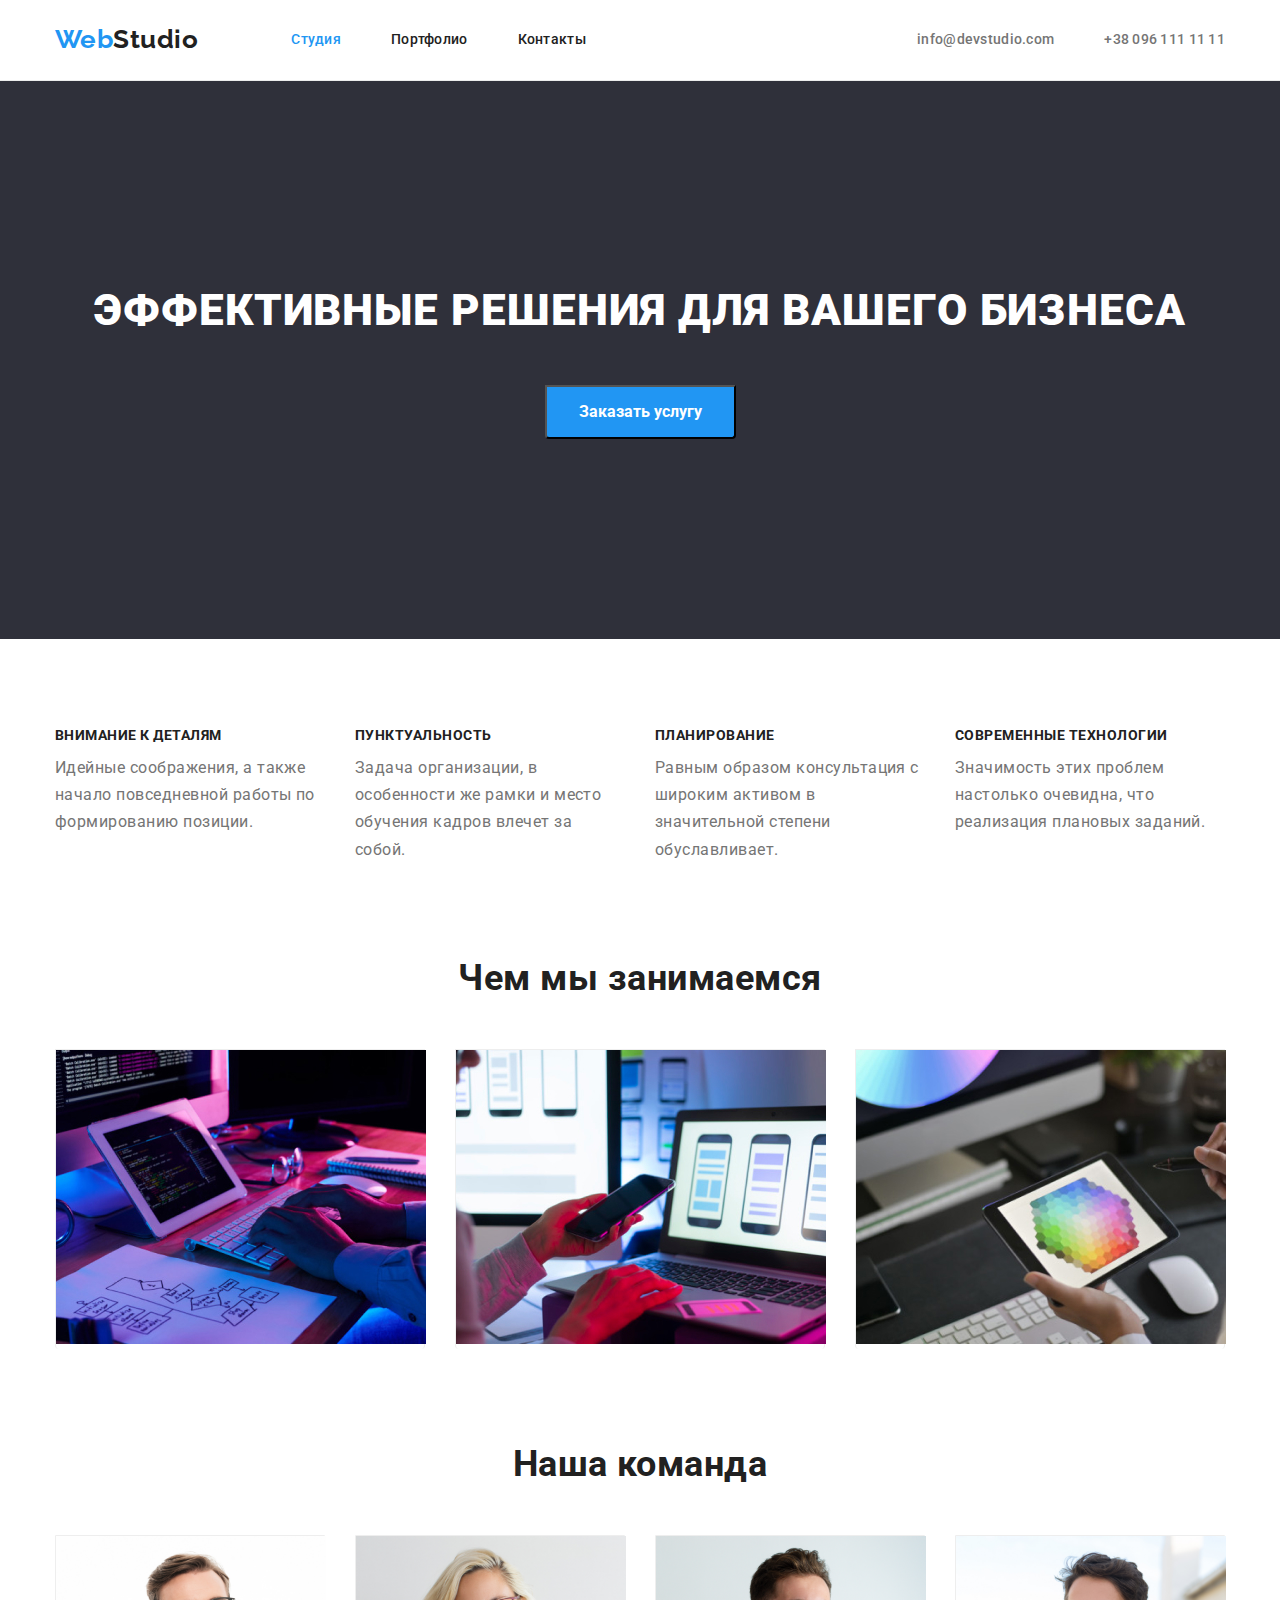
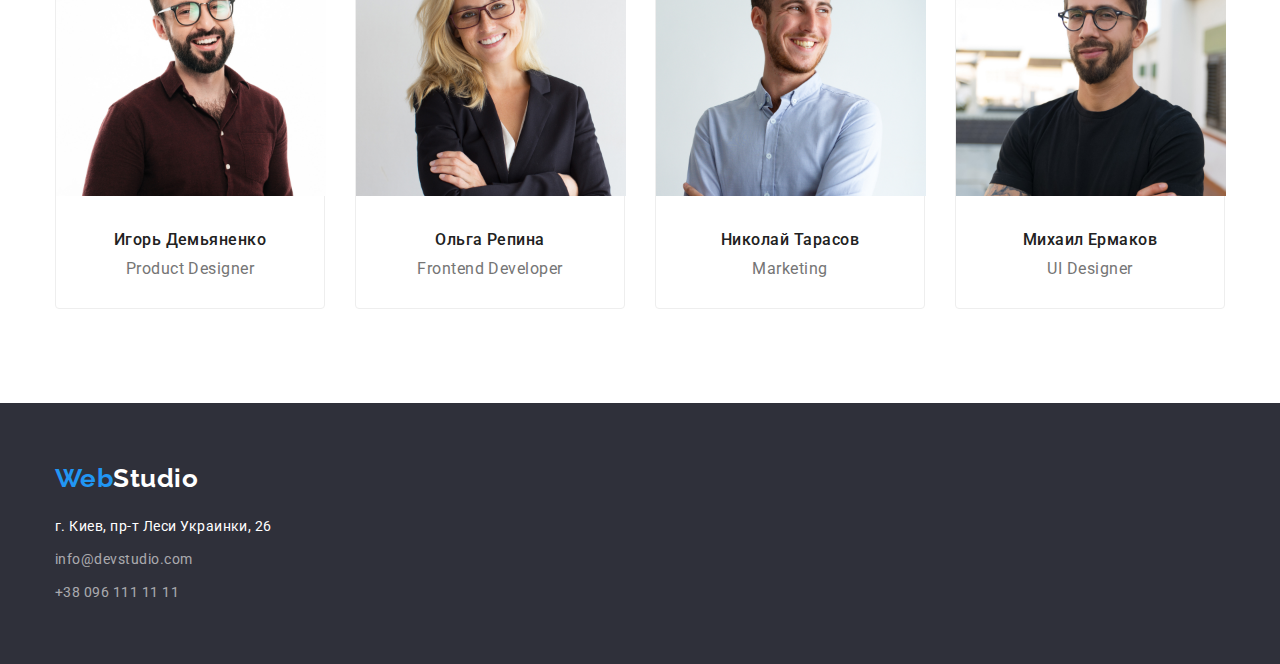
<file: index.html>
<!DOCTYPE html>
<html lang="ru">

<head>
    <meta charset="UTF-8">
    <meta name="viewport" content="width=device-width, initial-scale=1.0">
    <title>Документ</title>

    <link rel="stylesheet" href="https://cdnjs.cloudflare.com/ajax/libs/modern-normalize/1.0.0/modern-normalize.min.css
">
    <link rel="preconnect" href="https://fonts.gstatic.com">
    <link href="https://fonts.googleapis.com/css2?family=Raleway:wght@700&family=Roboto:wght@400;500;700;900&display=swap"
        rel="stylesheet">
    <link rel="stylesheet" href="./css/styles.css">


</head>

<body>
    <header class="page-header"> 
        <div class="container">
        <nav class="main-nav">
            <a href="" class="logo-secondary"><span class="logo-primary">Web</span>Studio</a>

            <ul class="site-nav list">
                <li class="item"><a href="./index.html" class="link current">Студия</a></li>
                <li class="item"><a href="./portfolio.html" class="link">Портфолио</a></li>
                <li class="item"><a href="" class="link">Контакты</a></li>
            </ul>
        </nav>
        
        <ul class="site-auth list">
            <li class="item"><a href="mailto:info@devstudio.com" class="link">info@devstudio.com</a></li>
            <li class="item"><a href="tel:380961111111" class="link">+38 096 111 11 11</a></li>
        </ul>
        </div>
    </header>


    <main>      
            <section class="hero">
            <div class="container">
                <h1 class="hero-title">Эффективные решения для вашего бизнеса</h1>
                <button type="button" class="button primary">Заказать услугу</button>
            </div>
            </section>
        
            <section class="work-section">
            <div class="container">
                <ul class="work">
                    <li class="work-item">
                        <h3 class="work-title">Внимание к деталям</h3>
                        <p class="work-description">Идейные соображения, а также начало повседневной работы по формированию позиции.
                        </p>
                    </li>
                    <li class="work-item">
                        <h3 class="work-title">Пунктуальность</h3>
                        <p class="work-description">Задача организации, в особенности же рамки и место обучения кадров влечет за
                            собой.</p>
                    </li>
                    <li class="work-item">
                        <h3 class="work-title">Планирование</h3>
                        <p class="work-description">Равным образом консультация с широким активом в значительной степени
                            обуславливает.</p>
                    </li>
                    <li class="work-item">
                        <h3 class="work-title">Современные технологии</h3>
                        <p class="work-description">Значимость этих проблем настолько очевидна, что реализация плановых заданий.</p>
                    </li>
                </ul>
                </div>
            </section>
            
        <section class="section-example">
        <div class="container">
                <h2 class="section-title">Чем мы занимаемся</h2>
                <ul class="work-orientation">
                    <li class="section-photo">
                        <img src="./images/img1.jpg" alt="Пример работы" width="370">
                    </li>
                    <li class="section-photo">
                        <img src="./images/img2.jpg" alt="Пример работы 2" width="370">
                    </li>
                    <li class="section-photo">
                        <img src="./images/img3.jpg" alt="Пример работы 3" width="370">
                    </li>
                </ul>
                </div>
            </section>

            <section class="section-comanda">
                <div class="container">
                <h2 class="section-title">Наша команда</h2>
                <ul class="comanda">
                    <li class="section-photos">
                        <img src="./images/img4.jpg" alt="Фото Игоря" width="270">
                        <div class=name-job>
                        <h3 class="name">Игорь Демьяненко</h3>
                        <p class="job">Product Designer </p>
                        </div>
                    </li>
                    <li class="section-photos">
                        <img src="./images/img5.jpg" alt="Фото Ольги" width="270">
                        <div class=name-job>
                        <h3 class="name"> Ольга Репина </h3>
                        <p class="job"> Frontend Developer </p>
                        </div>
                    </li>
                    <li class="section-photos">
                        <img src="./images/img6.jpg" alt="Фото Николая" width="270">
                        <div class=name-job>
                        <h3 class="name">Николай Тарасов</h3>
                        <p class="job"> Marketing</p>
                        </div>
                    </li>
                    <li class="section-photos">
                        <img src="./images/img7.jpg" alt="Фото Михаила" width="270">
                        <div class=name-job>
                        <h3 class="name">Михаил Ермаков</h3>
                        <p class="job">UI Designer</p>
                        </div>
                    </li>
                </ul>
                </div>
            </section>
       
    </main>

    
    
    <footer class="footer-portfolio">

        <div class="container">
        
        <a href="" class="logo-sec"><span class="logo-primary">Web</span>Studio</a>
       

        <address class="address">г. Киев, пр-т Леси Украинки, 26</address>
        <ul class="footer-address">
            <li class="item-fotter"><a href="mailto:info@devstudio.com" class="address-footer">info@devstudio.com</a></li>
            <li class="item-fotter"><a href="tel:380961111111" class="address-footer">+38 096 111 11 11</a></li>
        </ul>
    </div>

    </footer>
    
</body>

</html>
</file>
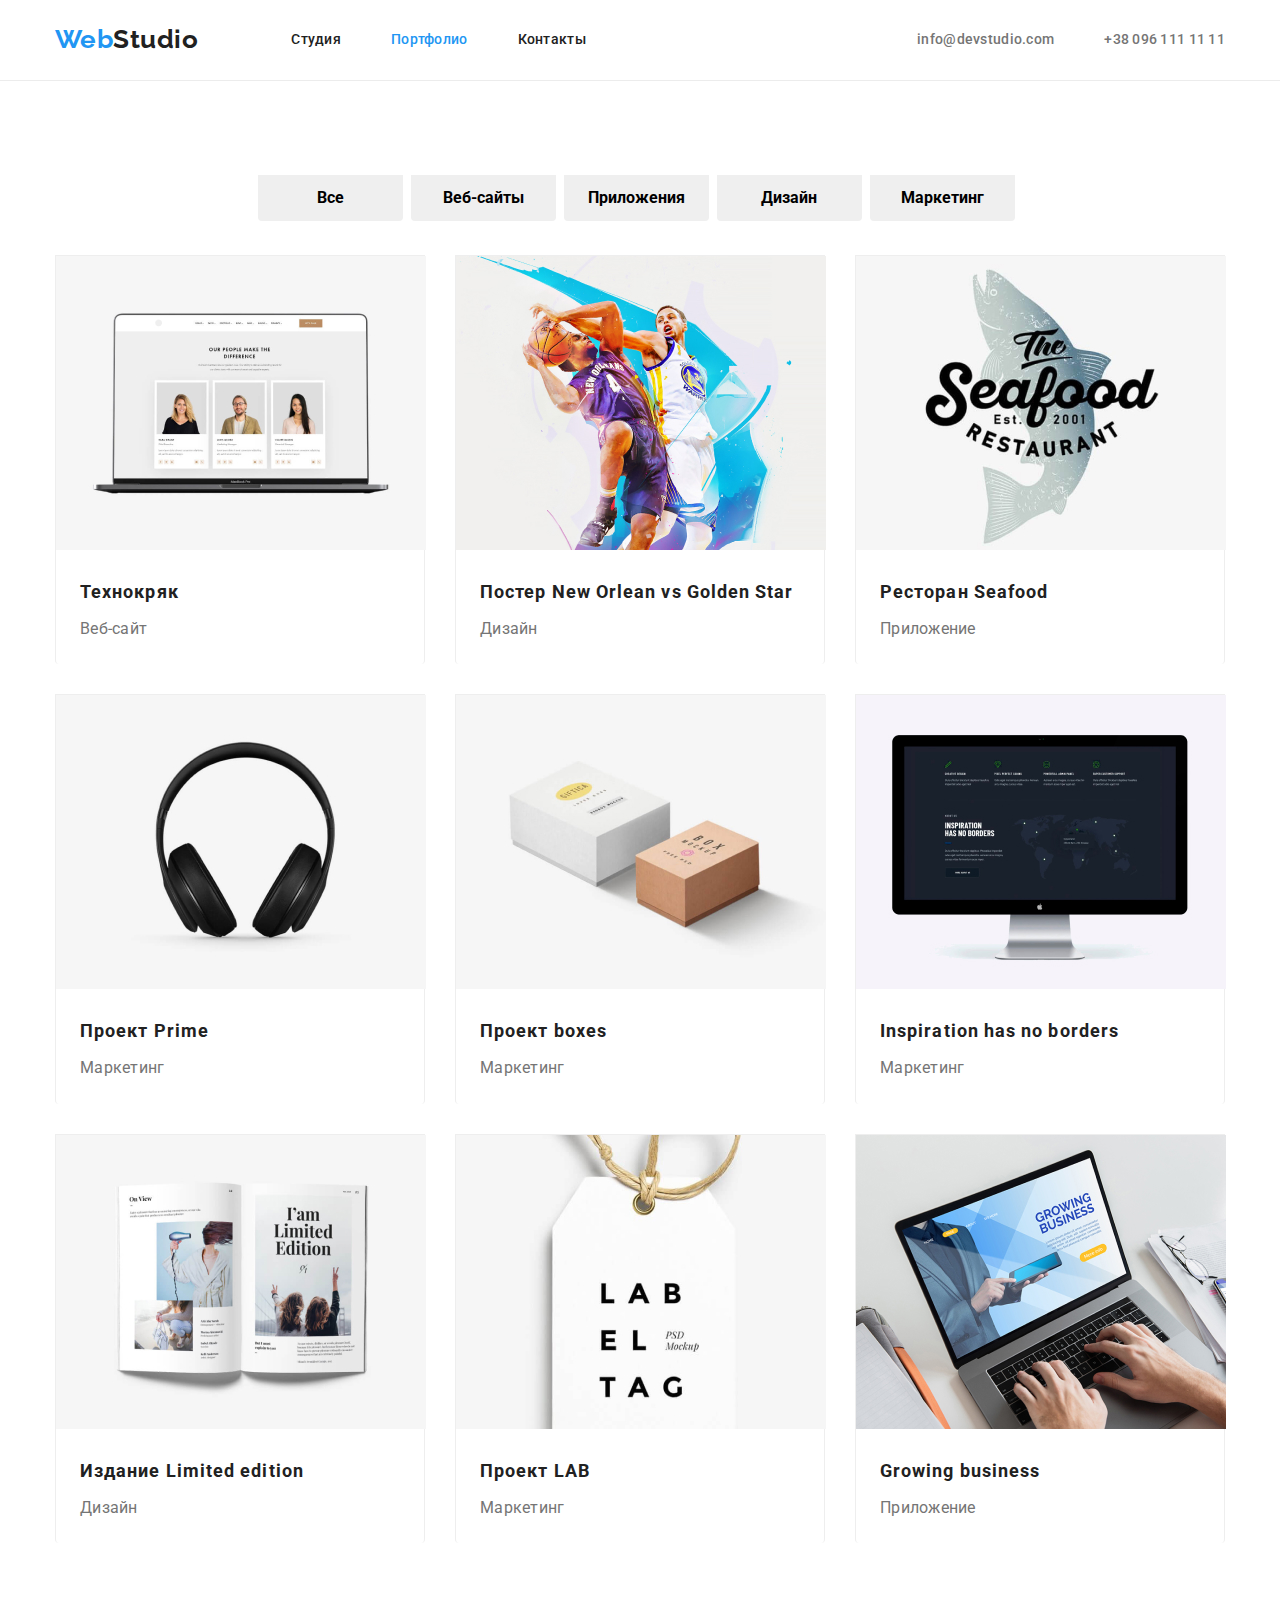
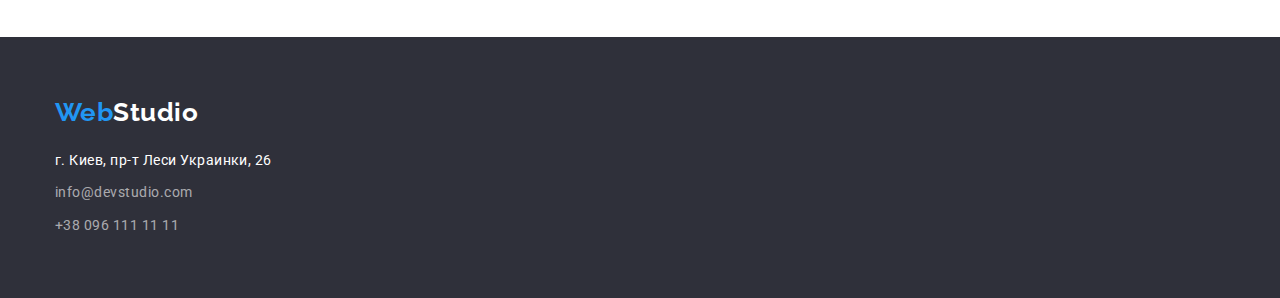
<file: portfolio.html>
<!DOCTYPE html>
<html lang="ru">

<head>
    <meta charset="UTF-8">
    <meta name="viewport" content="width=device-width, initial-scale=1.0">
    <title>Портфолио</title>

    <link rel="stylesheet" href="https://cdnjs.cloudflare.com/ajax/libs/modern-normalize/1.0.0/modern-normalize.min.css
">
    <link rel="preconnect" href="https://fonts.gstatic.com">
    <link href="https://fonts.googleapis.com/css2?family=Raleway:wght@700&family=Roboto:wght@400;500;700;900&display=swap"
        rel="stylesheet">
    <link rel="stylesheet" href="./css/styles.css">
</head>

<body>
   
    <header class="page-header">
        <div class="container">
        <nav class="main-nav">
            <a href="" class="logo-secondary"><span class="logo-primary">Web</span>Studio</a>

            <ul class="site-nav list">
                <li class="item"><a href="./index.html" class="link">Студия</a></li>
                <li class="item"><a href="./portfolio.html" class="link current">Портфолио</a></li>
                <li class="item"><a href="" class="link">Контакты</a></li>
            </ul>
        </nav>

        <ul class="site-auth list">
            <li class="item"><a href="mailto:info@devstudio.com" class="link">info@devstudio.com</a></li>
            <li class="item"><a href="tel:380961111111" class="link">+38 096 111 11 11</a></li>
        </ul>
        </div>
    </header>
    


    
    <main>
        <section class="section-portfolio">
            <div class="container">
           <h2 class="visually-hidden">Портфолио</h2>
        
        <ul class="site-nav table">
            <li class="first-but"><button type="button" class="button primary">Все</button></li>
            <li class="first-but"><button type="button" class="button primary">Веб-сайты</button></li>
            <li class="first-but"><button type="button" class="button primary">Приложения</button></li>
            <li class="first-but"><button type="button" class="button primary">Дизайн</button></li>
            <li class="first-but"><button type="button" class="button primary">Маркетинг</button></li>
        </ul>

            <ul class="description list">
                <li class="section-photo">
                    <a href="" class="link"><img src="./images/tehnokrjak.jpg" alt="Технокряк" width="370">
                    <div class="photo-division">
                    <h3 class="photo-post">Технокряк</h3>
                    <p class="division">Веб-сайт</p></a>
                    </div>
                </li>
                <li class="section-photo">
                    <a href="" class="link"><img src="./images/poster.jpg" alt="Постер игры в баскетбол" width="370">
                    <div class="photo-division">
                    <h3 class="photo-post">Постер New Orlean vs Golden Star</h3>
                    <p class="division">Дизайн</p></a>
                    </div>
                </li>
                <li class="section-photo">
                    <a href="" class="link"><img src="./images/seafood.jpg" alt="Постер ресторана морской кухни" width="370">
                    <div class="photo-division">
                        <h3 class="photo-post">Ресторан Seafood</h3>
                    <p class="division">Приложение</p></a>
                    </div>
                </li>
                <li class="section-photo">
                    <a href="" class="link"><img src="./images/headphones.jpg" alt="Наушники" width="370">
                    <div class="photo-division">
                    <h3 class="photo-post">Проект Prime</h3>
                    <p class="division">Маркетинг</p></a>
                    </div>
                </li>
                <li class="section-photo">
                    <a href="" class="link"><img src="./images/two-boxes.jpg" alt="Две коробки" width="370">
                    <div class="photo-division">
                    <h3 class="photo-post">Проект boxes</h3>
                    <p class="division">Маркетинг</p></a>
                    </div>
                </li>
                <li class="section-photo">
                    <a href="" class="link"><img src="./images/monitor.jpg" alt="Черный монитор" width="370">
                    <div class="photo-division">
                    <h3 class="photo-post">Inspiration has no borders</h3>
                    <p class="division">Маркетинг</p></a>
                    </div>
                </li>
                <li class="section-photo">
                    <a href="" class="link"><img src="./images/magazine.jpg" alt="Журнал" width="370">
                    <div class="photo-division">
                    <h3 class="photo-post">Издание Limited edition</h3>
                    <p class="division">Дизайн</p></a>
                    </div>
                </li>
                <li class="section-photo">
                    <a href="" class="link"><img src="./images/label.jpg" alt="Белая бирка" width="370">
                    <div class="photo-division">
                    <h3 class="photo-post">Проект LAB</h3>
                    <p class="division">Маркетинг</p></a>
                    </div>
                </li>
                <li class="section-photo">
                    <a href="" class="link"><img src="./images/growing_business.jpg" alt="Открытая страничка на компьютере" width="370">
                    <div class="photo-division">
                    <h3 class="photo-post">Growing business</h3>
                    <p class="division">Приложение</p></a>
                    </div>
                </li>
            </ul>
            </div>
        </section>
    </main>
    

    
    <footer class="footer-portfolio">
        <div class="container">
           
        <a href="" class="logo-sec"><span class="logo-primary">Web</span>Studio</a>

        <address class="address">г. Киев, пр-т Леси Украинки, 26</address>
        <ul class="footer-address">
            <li class="item-fotter"><a href="mailto:info@devstudio.com" class="address-footer">info@devstudio.com</a></li>
            <li class="item-fotter"><a href="tel:380961111111" class="address-footer">+38 096 111 11 11</a></li>
        </ul>
        
        </div>
    </footer>

</body>

</html>
</file>
<file: css/styles.css>
:root {
  --primary-text-color: #212121;
  --secondary-text-color: #757575;
  --accent-color: #2196f3;
  --primary-white-color: #ffffff;
  --main-background-color: #ffffff;
  --secondary-background-color: #2f303a;
  --adress-color: rgba(255, 255, 255, 0.6);
}

body {
  background: var(--main-background-color);
  font-family: Roboto, sans-serif;

  letter-spacing: 0.03em;
}

/*Студия*/

.container {
  width: 1200px;
  margin-left: auto;
  margin-right: auto;
  padding-left: 15px;
  padding-right: 15px;
  display: block;
  /*outline: 2px solid tomato;*/
}

/*Hero*/

.hero {
  padding-top: 200px;
  padding-bottom: 200px;

  letter-spacing: 0.06em;

  text-align: center;
  color: var(--primary-white-color);
  background: var(--secondary-background-color);
}

.hero-title {
  margin-bottom: 44px;
  font-weight: 900;
  font-size: 44px;
  line-height: 1.36;

  text-transform: uppercase;
}

.hero .primary {
  color: var(--primary-white-color);
  background: var(--accent-color);
}

.primary {
  display: inline-block;
  padding: 10px 32px;
  min-width: 145px;

  font-style: normal;
  font-weight: 700;
  font-size: 16px;
  line-height: 1.87;
  text-align: center;

  border-radius: 0px 0px 4px 4px;

  cursor: pointer;
}
/*Раздел - Виимание к деталям*/

.work-section {
  padding-top: 89px;
  padding-bottom: 94px;
}

.work {
  display: flex;
  flex-wrap: wrap;
  padding-inline-start: 0;

  /*font-size: 14px;*/

  list-style: none;

  margin-top: 0;
  margin-bottom: 0;
}

.work .work-item {
  width: calc((100% - 90px) / 4);
  margin-right: 30px;
  margin-bottom: 30px;
}

.work .work-item:nth-child(4n) {
  margin-right: 0;
}

.work .work-item:nth-last-child(-n + 4) {
  margin-bottom: 0;
}

.work-title {
  margin-bottom: 10px;
  font-size: 14px;
  font-weight: 700;
  line-height: 1.14;
  text-transform: uppercase;

  color: var(--primary-text-color);
}
.work-description {
  font-weight: 400;
  line-height: 1.71;

  color: var(--secondary-text-color);
}
/*Раздел - Чем мы занимаемся*/

.section-example {
  padding-bottom: 94px;
}

.section-title {
  font-weight: 700;
  font-size: 36px;
  line-height: 1.17;
  text-align: center;

  margin-bottom: 50px;

  color: var(--primary-text-color);
}

.work-orientation {
  display: block;
  display: flex;
  flex-wrap: wrap;
  margin-top: 0;
  margin-bottom: 0;
  padding-inline-start: 0;
}

.section-photo {
  list-style: none;
}

/* Раздел - Наша команда */

.section-comanda {
  padding-bottom: 94px;
}

.comanda {
  display: block;
  display: flex;
  flex-wrap: wrap;
  margin-top: 0;
  margin-bottom: 0;
  padding-inline-start: 0;
}

.section-photos {
  list-style: none;
  width: calc((100% - 60px) / 3);
  border: 1px solid #eeeeee;
  border-radius: 0px 0px 4px 4px;
  margin-right: 30px;
  margin-bottom: 30px;
}

.comanda .section-photos {
  width: calc((100% - 90px) / 4);
}

.comanda .section-photos:nth-child(4n) {
  margin-right: 0;
}

.comanda .section-photos:nth-last-child(-n + 4) {
  margin-bottom: 0;
}

.name-job {
  padding-top: 30px;
  padding-bottom: 30px;
}

.section-photos .name,
.section-photos .job {
  font-size: 16px;
  line-height: 1.19;

  text-align: center;
  letter-spacing: 0.03em;
}
.name {
  font-weight: 500;

  margin-bottom: 10px;

  color: var(--primary-text-color);
}
.job {
  font-weight: 400;

  color: var(--secondary-text-color);
}

/* Страничка Портфолио */

.page-header {
  border-bottom: 1px solid #ececec;
}

.page-header .container {
  display: flex;
  justify-content: space-between;
}

/* Логотип*/
.logo-primary {
  color: var(--accent-color);
}
.logo-secondary {
  display: block;
  padding-top: 24px;
  padding-bottom: 25px;
  margin-right: 93px;
  padding-inline-start: 0;

  font-family: Raleway;
  font-weight: 700;
  font-size: 26px;
  line-height: 1.19;

  text-decoration: none;

  color: var(--primary-text-color);
}

/* Header navigation*/

.link {
  text-decoration: none;
}

.main-nav {
  display: flex;
  align-items: center;
  justify-content: space-around;
}
.site-nav {
  padding-inline-start: 0;
  display: flex;
  margin-right: 0;
  margin-left: 0;
}

.site-nav .item + .item {
  margin-left: 50px;
}

.site-nav .link {
  padding-top: 32px;
  padding-bottom: 32px;
  display: block;
  color: var(--primary-text-color);
}

.site-auth {
  padding-inline-start: 0;
  display: flex;
  margin-right: 0;
  margin-left: 0;
}

.site-auth .item + .item {
  margin-left: 50px;
}

.site-auth .link {
  padding-top: 32px;
  padding-bottom: 32px;
  display: block;
  color: var(--secondary-text-color);
}

.list {
  margin: 0;
  font-weight: 500;
  font-size: 14px;
  line-height: 1.14;
  letter-spacing: 0.02em;

  list-style: none;
}

.site-nav .link:hover,
.site-nav .link:focus,
.site-auth .link:hover,
.site-auth .link:focus,
.site-nav .link.current,
.footer-address .address-footer:hover,
.footer-address .address-footer:focus {
  color: var(--accent-color);
}

/* Cписок кнопок*/

.section-portfolio {
  padding-top: 94px;
  padding-bottom: 94px;
}

.visually-hidden {
  position: absolute;
  clip: rect(0 0 0 0);
  width: 1px;
  height: 1px;
  margin: -1px;
}

.table {
  display: flex;
  justify-content: center;

  list-style: none;

  margin-top: 0;
  margin-bottom: 0;
  margin-right: 8px;
}

.table .first-but {
  color: #f5f4fa;
}

.first-but .primary {
  padding: 6px 22px;
  border-color: transparent;
}

.first-but {
  padding-bottom: 34px;
  margin-right: 8px;
  border-color: transparent;
}

.first-but:nth-child(5n) {
  margin-right: 0;
}

.first-but:nth-last-child(-n + 5) {
  margin-bottom: 0;
}

.site-nav .table {
  margin-bottom: 50px;
}

.list .button-primary,
.table .button-primary {
  font-weight: 500;
  font-size: 16px;
  line-height: 1.63;
}

.site-nav .primary:hover,
.site-nav .primary:focus,
.hero .primary:focus,
.hero .primary:hover {
  color: var(--primary-white-color);
  background: var(--accent-color);
}

/* Картинки с описанием*/

.description.list {
  padding-inline-start: 0;
  display: block;
  display: flex;
  flex-wrap: wrap;
}

.section-photo {
  width: calc((100% - 60px) / 3);
  border: 1px solid #eeeeee;
  border-radius: 0px 0px 4px 4px;
  margin-right: 30px;
  margin-bottom: 30px;
  border-image-width: 0;
  border-bottom-width: 0;
}

.section-photo:nth-child(3n) {
  margin-right: 0;
}

.section-photo:nth-last-child(-n + 3) {
  margin-bottom: 0;
}

.photo-division {
  padding-top: 20px;
  padding-bottom: 20px;
  padding-left: 24px;
}

.photo-post {
  padding-inline-start: 0;
  padding-bottom: 4px;

  font-weight: 700;
  font-size: 18px;
  line-height: 2;

  letter-spacing: 0.06em;

  color: var(--primary-text-color);
}

.division {
  padding-inline-start: 0;

  font-weight: 400;
  font-size: 16px;
  line-height: 1.9;

  color: var(--secondary-text-color);
}

/* Footer*/
footer {
  padding-top: 60px;
  padding-bottom: 60px;
  background: var(--secondary-background-color);
}

/*.logotype {
  margin-bottom: 20px;
}*/

.logo-sec {
  font-family: Raleway;
  font-style: normal;
  font-weight: 700;
  font-size: 26px;
  line-height: 1.19;

  color: var(--primary-white-color);

  text-decoration: none;
}

.footer-portfolio {
  display: block;

  font-weight: 400;
  font-size: 14px;
  line-height: 1.7;
}

.address {
  margin-top: 20px;
  margin-bottom: 9px;

  font-style: normal;
  color: var(--primary-white-color);
}

.footer-address {
  padding-inline-start: 0;
  margin-top: 0;
  margin-bottom: 0;
  list-style: none;
}

.item-fotter {
  margin-bottom: 9px;
}

.item-fotter:nth-child(2n) {
  margin-bottom: 0;
}

/*.item-fotter:nth-last-child(-n + 2) {
  margin-bottom: 0;
}*/

.address-footer {
  color: var(--adress-color);

  text-decoration: none;
}
/* Отступы*/

h1,
h2,
h3,
p {
  margin-top: 0px;
  margin-bottom: 0px;
  padding: 0;
}
</file>
